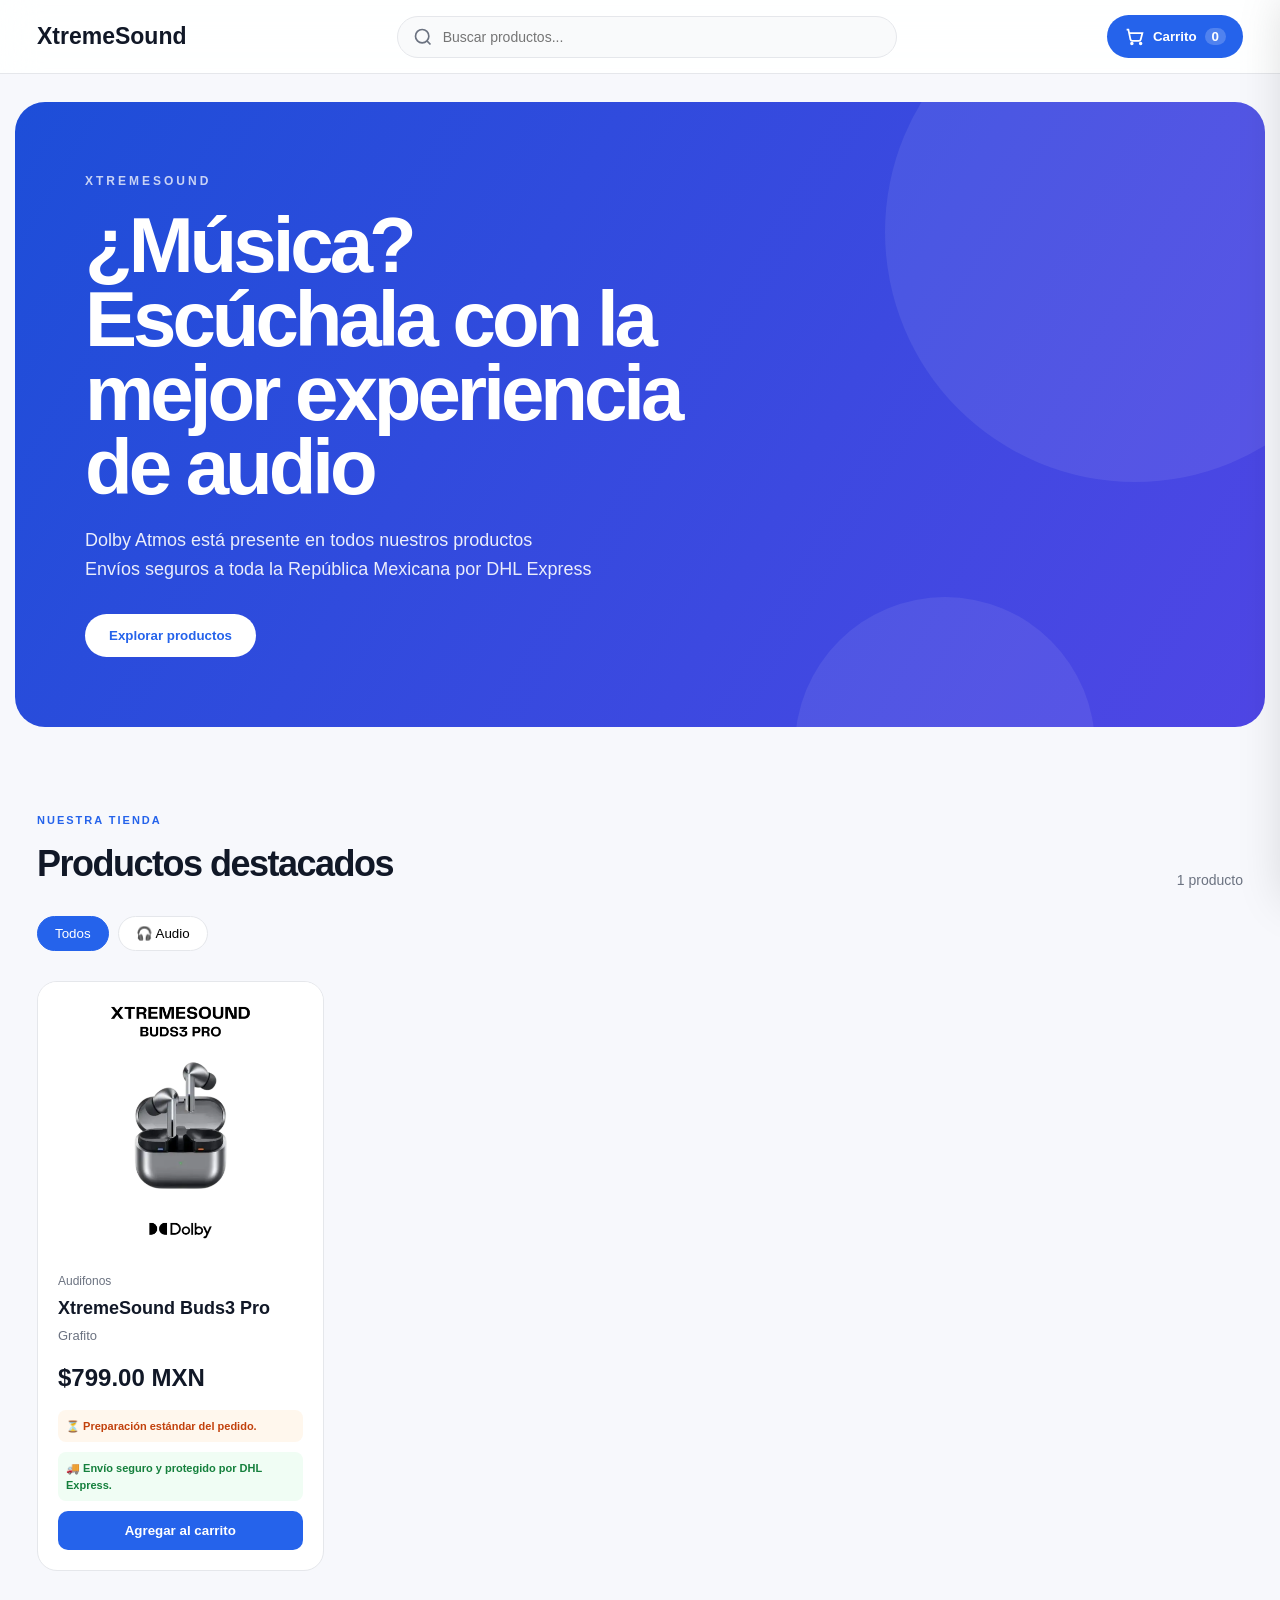
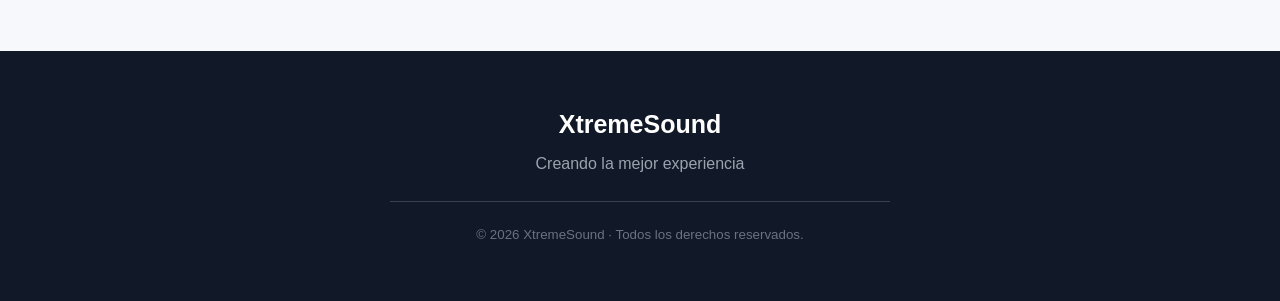
<file: XtremeSound/index.html>
<!DOCTYPE html>
<html lang="es">

<head>

  <meta charset="UTF-8">

  <meta
    name="viewport"
    content="width=device-width, initial-scale=1.0"
  >

  <meta
    name="description"
    content="XtremeSound™ - Creando Oportunidades"
  >

  <title>XtremeSound</title>

  <link rel="icon" type="image/png" href="https://chrisworldtm.github.io/XtremeSound/XTREMESOUND.png">

  <link
    rel="stylesheet"
    href="https://chrisworldtm.github.io/XtremeSound/styles.css"
  >

</head>


<body>


  <!-- =========================
       HEADER
  ========================== -->

  <header class="header">

    <nav class="navbar">

      <a href="#" class="logo">
        XtremeSound
      </a>


      <div class="search-box">

        <svg
          width="20"
          height="20"
          viewBox="0 0 24 24"
          fill="none"
          stroke="currentColor"
          stroke-width="2"
        >

          <circle
            cx="11"
            cy="11"
            r="8"
          ></circle>

          <path
            d="m21 21-4.3-4.3"
          ></path>

        </svg>


        <input
          type="search"
          id="search"
          placeholder="Buscar productos..."
          autocomplete="off"
        >

      </div>


      <button
        class="cart-button"
        id="open-cart"
        aria-label="Abrir carrito"
      >

        <svg
          width="21"
          height="21"
          viewBox="0 0 24 24"
          fill="none"
          stroke="currentColor"
          stroke-width="2"
        >

          <circle
            cx="9"
            cy="20"
            r="1"
          ></circle>

          <circle
            cx="19"
            cy="20"
            r="1"
          ></circle>

          <path
            d="M3 4h2l2.4 11.4a2 2 0 0 0 2 1.6h7.7a2 2 0 0 0 2-1.6L21 8H6"
          ></path>

        </svg>

        <span>
          Carrito
        </span>

        <b id="cart-count">
          0
        </b>

      </button>

    </nav>

  </header>



  <!-- =========================
       HERO
  ========================== -->

  <section class="hero">

    <div class="hero-content">

      <div class="hero-badge">
        XTREMESOUND
      </div>


      <h1>
        ¿Música?<br>
        Escúchala con la mejor experiencia de audio
      </h1>


      <p>
        Dolby Atmos está presente en todos nuestros productos<br>
        Envíos seguros a toda la República Mexicana por DHL Express
      </p>


      <button
        class="hero-button"
        id="view-products"
      >
        Explorar productos
      </button>

    </div>


    <div class="hero-decoration">

      <div class="hero-circle circle-one"></div>

      <div class="hero-circle circle-two"></div>

    </div>

  </section>



  <!-- =========================
       PRODUCTOS
  ========================== -->

  <main
    class="store"
    id="products-section"
  >

    <div class="store-heading">

      <div>

        <span class="eyebrow">
          NUESTRA TIENDA
        </span>

        <h2>
          Productos destacados
        </h2>

      </div>


      <span
        class="product-counter"
        id="product-counter"
      >
        0 productos
      </span>

    </div>



    <!-- CATEGORÍAS -->

    <div class="categories">

      <button
        class="category active"
        data-category="Todos"
      >
        Todos
      </button>

      <button
        class="category"
        data-category="Audio"
      >
        🎧 Audio
      </button>

    </div>



    <!-- PRODUCTOS -->

    <div
      class="products-grid"
      id="product-list"
    >

      <div class="loading">

        <div class="spinner"></div>

        <p>
          Cargando productos...
        </p>

      </div>

    </div>

  </main>



  <!-- =========================
       CARRITO
  ========================== -->

  <div
    class="overlay"
    id="cart-overlay"
  ></div>


  <aside
    class="cart"
    id="cart"
  >

    <div class="cart-header">

      <div>

        <span class="eyebrow">
          TU PEDIDO
        </span>

        <h2>
          Carrito
        </h2>

      </div>


      <button
        class="close-cart"
        id="close-cart"
        aria-label="Cerrar carrito"
      >
        ×
      </button>

    </div>



    <div
      class="cart-items"
      id="cart-items"
    ></div>



    <div class="cart-footer">

      <div class="shipping-info">

        <span>
          🚚
        </span>

        <div>

          <strong>
            Envío seguro
          </strong>

          <small>
            Protegido por DHL Express
          </small>

        </div>

      </div>


      <div class="total-row">

        <span>
          Total
        </span>

        <strong>
          $<span id="cart-total">0.00</span> MXN
        </strong>

      </div>


      <button
        class="checkout-button"
        id="checkout"
      >

        <span>
          Comprar por WhatsApp
        </span>

        <svg
          width="19"
          height="19"
          viewBox="0 0 24 24"
          fill="none"
          stroke="currentColor"
          stroke-width="2"
        >

          <path
            d="M5 12h14"
          ></path>

          <path
            d="m13 6 6 6-6 6"
          ></path>

        </svg>

      </button>

    </div>

  </aside>



<!-- =========================
     VERIFICACIÓN DE PRODUCTO
========================== -->

<div
  class="verification-overlay"
  id="verification-overlay"
  role="dialog"
  aria-modal="true"
  aria-labelledby="verification-title"
>

  <div class="verification-modal">

    <button
      class="verification-close"
      id="verification-close"
      aria-label="Cerrar ventana"
    >
      ×
    </button>


    <div class="verification-icon">
      ✓
    </div>


    <span class="verification-label">
      XTREME SOUND
    </span>


    <h2 id="verification-title">
      ¡Felicidades!
    </h2>


    <p id="verification-product">
      Compraste tu producto XtremeSound
      de forma oficial.
    </p>


    <div class="verification-status">

      <span>
        ✓
      </span>

      Producto original

    </div>


    <small id="verification-description">
      Este producto forma parte de la línea
      oficial XtremeSound™.
    </small>


  </div>

</div>


  <!-- =========================
       FOOTER
  ========================== -->

  <footer>

    <div class="footer-inner">

      <div class="footer-brand">
        XtremeSound
      </div>


      <p>
        Creando la mejor experiencia
      </p>


      <div class="footer-line"></div>


      <small>
        © 2026 XtremeSound · Todos los derechos reservados.
      </small>

    </div>

  </footer>



  <script
    src="https://chrisworldtm.github.io/XtremeSound/script.js"
  ></script>

</body>

</html>
</file>
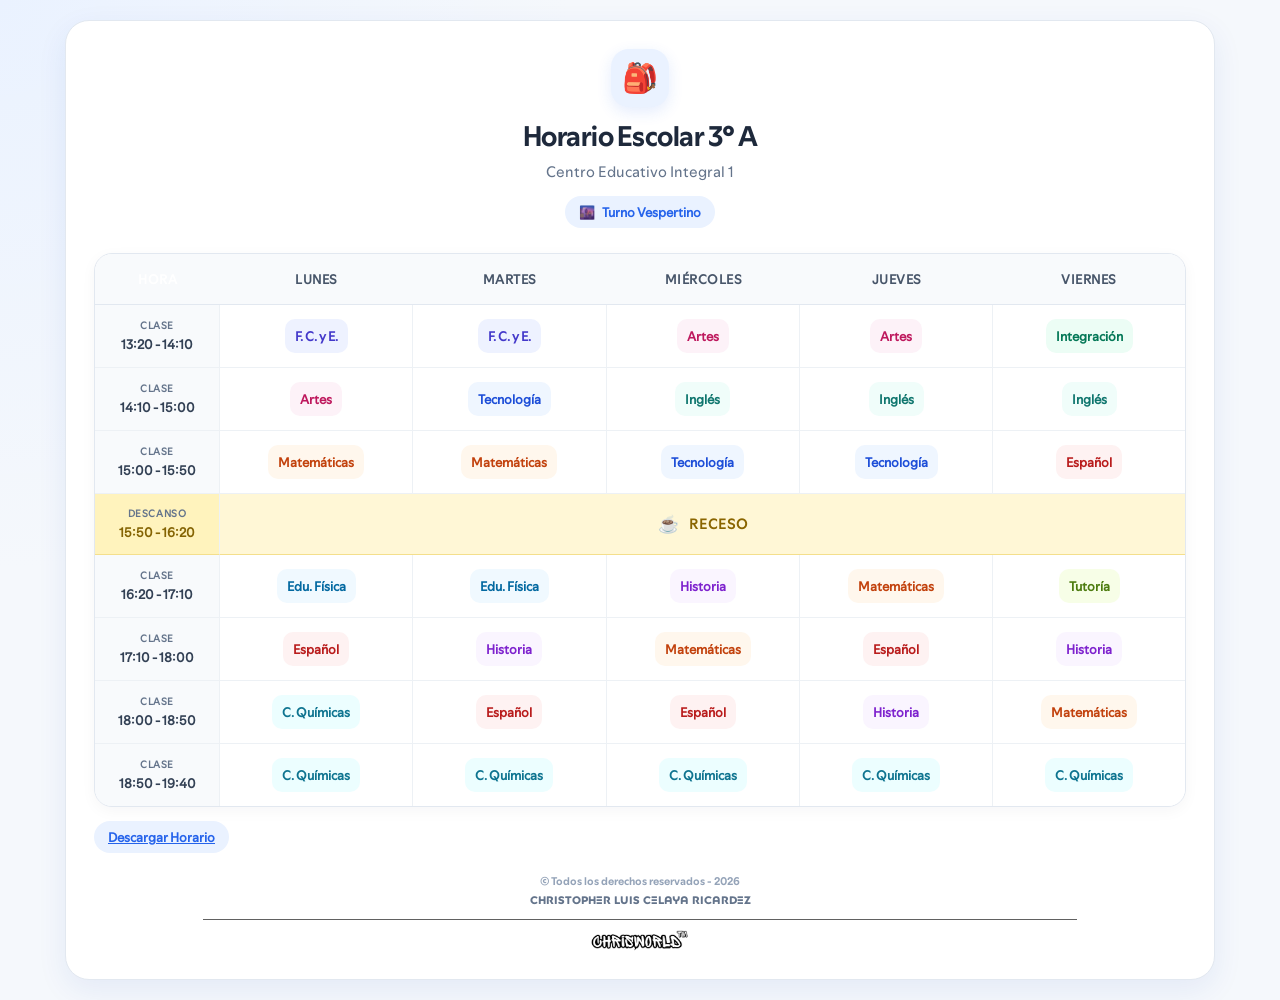
<file: horarios/3A/index.html>
<!DOCTYPE html>
<html lang="es">
<head>
    <meta charset="UTF-8">
    <meta name="viewport" content="width=device-width, initial-scale=1.0, maximum-scale=1.0, user-scalable=no">
    <title>Horario Escolar - 3° A Vespertino</title>
    
    <!-- Icono del Sitio Web -->
    <link rel="icon" type="image/png"
        href="https://chrisworldtm.github.io/horarios/3A/favicon3a.png">
    
    <!-- Interfaz -->
    <link rel="stylesheet" href="./style.css">
    
</head>

<body>

    <main class="container">

        <!-- ENCABEZADO -->
        <header class="header">

            <div class="school-icon">
                🎒
            </div>

            <h1>Horario Escolar 3° A</h1>

            <p class="subtitle">
        Centro Educativo Integral 1
            </p>

            <div class="turno">
                Turno Vespertino
            </div>

        </header>


        <!-- INDICACIÓN PARA MÓVILES -->
        <div class="scroll-hint">
            ↔️ Desliza horizontalmente para ver el horario
        </div>


        <!-- HORARIO -->
        <div class="table-wrapper">

            <table>

                <thead>
                    <tr>
                        <th class="time">Hora</th>
                        <th>Lunes</th>
                        <th>Martes</th>
                        <th>Miércoles</th>
                        <th>Jueves</th>
                        <th>Viernes</th>
                    </tr>
                </thead>

                <tbody>

                    <tr>
                        <td class="time">
                            <span class="time-label">Clase</span>
                            13:20 - 14:10
                        </td>

                        <td>
                            <span class="subject fc">F. C. y E.</span>
                        </td>

                        <td>
                            <span class="subject fc">F. C. y E.</span>
                        </td>

                        <td>
                            <span class="subject artes">Artes</span>
                        </td>

                        <td>
                            <span class="subject artes">Artes</span>
                        </td>

                        <td>
                            <span class="subject integracion">Integración</span>
                        </td>
                    </tr>


                    <tr>
                        <td class="time">
                            <span class="time-label">Clase</span>
                            14:10 - 15:00
                        </td>

                        <td>
                            <span class="subject artes">Artes</span>
                        </td>
                        
                        <td>
                            <span class="subject tecnologia">Tecnología</span>
                        </td>

                        <td>
                            <span class="subject ingles">Inglés</span>
                        </td>

                        <td>
                            <span class="subject ingles">Inglés</span>
                        </td>

                        <td>
                            <span class="subject ingles">Inglés</span>
                        </td>
                    </tr>


                    <tr>
                        <td class="time">
                            <span class="time-label">Clase</span>
                            15:00 - 15:50
                        </td>

                        <td>
                            <span class="subject matematicas">Matemáticas</span>
                        </td>

                        <td>
                            <span class="subject matematicas">Matemáticas</span>
                        </td>

                        <td>
                            <span class="subject tecnologia">Tecnología</span>
                        </td>

                        <td>
                            <span class="subject tecnologia">Tecnología</span>
                        </td>

                        <td>
                            <span class="subject espanol">Español</span>
                        </td>
                    </tr>


                    <!-- RECESO -->
                    <tr class="receso">

                        <td class="time">
                            <span class="time-label">Descanso</span>
                            15:50 - 16:20
                        </td>

                        <td colspan="5">
                            <div class="receso-label">
                                RECESO
                            </div>
                        </td>

                    </tr>


                    <tr>
                        <td class="time">
                            <span class="time-label">Clase</span>
                            16:20 - 17:10
                        </td>

                        <td>
                            <span class="subject fisica">Edu. Física</span>
                        </td>

                        <td>
                            <span class="subject fisica">Edu. Física</span>
                        </td>

                        <td>
                            <span class="subject historia">Historia</span>
                        </td>

                        <td>
                            <span class="subject matematicas">Matemáticas</span>
                        </td>

                        <td>
                            <span class="subject tutoria">Tutoría</span>
                        </td>
                    </tr>


                    <tr>
                        <td class="time">
                            <span class="time-label">Clase</span>
                            17:10 - 18:00
                        </td>

                        <td>
                            <span class="subject espanol">Español</span>
                        </td>

                        <td>
                            <span class="subject historia">Historia</span>
                        </td>

                        <td>
                            <span class="subject matematicas">Matemáticas</span>
                        </td>

                        <td>
                            <span class="subject espanol">Español</span>
                        </td>

                        <td>
                            <span class="subject historia">Historia</span>
                        </td>
                    </tr>


                    <tr>
                        <td class="time">
                            <span class="time-label">Clase</span>
                            18:00 - 18:50
                        </td>

                        <td>
                            <span class="subject quimicas">C. Químicas</span>
                        </td>

                        <td>
                            <span class="subject espanol">Español</span>
                        </td>

                        <td>
                            <span class="subject espanol">Español</span>
                        </td>

                        <td>
                            <span class="subject historia">Historia</span>
                        </td>

                        <td>
                            <span class="subject matematicas">Matemáticas</span>
                        </td>
                    </tr>


                    <tr>
                        <td class="time">
                            <span class="time-label">Clase</span>
                            18:50 - 19:40
                        </td>

                        <td>
                            <span class="subject quimicas">C. Químicas</span>
                        </td>

                        <td>
                            <span class="subject quimicas">C. Químicas</span>
                        </td>

                        <td>
                            <span class="subject quimicas">C. Químicas</span>
                        </td>

                        <td>
                            <span class="subject quimicas">C. Químicas</span>
                        </td>

                        <td>
                            <span class="subject quimicas">C. Químicas</span>
                        </td>
                    </tr>

                </tbody>

            </table>

        </div>

        <!-- Downloader -->
        <a class="downloadh"
           href="https://chrisworldtm.github.io/horarios/3A/HorarioEscolar3A.png"
           download="HorarioEscolar3A.png">
           Descargar Horario
        </a>


        <footer class="footer">
        © Todos los derechos reservados - 2026<br>

        <strong>
        Christopher Luis Celaya Ricardez
        </strong>

        <hr class="footer-divider">

            
        <img
        src="https://chrisworldtm.github.io/ChrisWorldtm.png"
        alt="Logo de ChrisWorld™"
        class="footer-img"
        ></footer>

</main>
</body>
</html>
</file>
<file: horarios/3A/style.css>
/* =========================
   FUENTES PERSONALIZADAS
========================== */

@font-face {
    font-family: "SpotifyTitleBold";
    src: url("./Spotify titlebold.otf") format("opentype");
    font-weight: 700;
    font-style: normal;
    font-display: swap;
}

@font-face {
    font-family: "SpotifyBold";
    src: url("./Spotify bold.otf") format("opentype");
    font-weight: 700;
    font-style: normal;
    font-display: swap;
}

@font-face {
    font-family: "SpotifyRegular";
    src: url("./Spotify regular.otf") format("opentype");
    font-weight: 400;
    font-style: normal;
    font-display: swap;
}

@font-face {
    font-family: "Poster";
    src: url("./Poster.otf") format("opentype");
    font-weight: 400;
    font-style: normal;
    font-display: swap;
}

/* =========================
   CONFIGURACIÓN GENERAL
========================== */

* {
    box-sizing: border-box;
}

:root {
    --azul: #2563eb;
    --azul-claro: #eaf2ff;
    --azul-suave: #dbeafe;
    --texto: #1e293b;
    --texto-secundario: #64748b;
    --fondo: #f5f8fc;
    --blanco: #ffffff;
    --borde: #e2e8f0;
    --receso: #fff7d6;
    --receso-borde: #f6c945;
    --sombra: 0 10px 30px rgba(30, 64, 175, 0.08);
}

body {
    margin: 0;
    padding: 20px;
    min-height: 100vh;

    font-family: "SpotifyRegular", sans-serif;

    background:
        radial-gradient(
            circle at top left,
            #eaf2ff 0%,
            transparent 35%
        ),
        var(--fondo);

    color: var(--texto);
}

/* =========================
   CONTENEDOR PRINCIPAL
========================== */

.container {
    width: 100%;
    max-width: 1150px;
    margin: 0 auto;

    background: var(--blanco);
    border: 1px solid var(--borde);
    border-radius: 24px;

    padding: 28px;

    box-shadow: var(--sombra);
}

/* =========================
   ENCABEZADO
========================== */

.header {
    text-align: center;
    margin-bottom: 25px;
}

.school-icon {
    width: 58px;
    height: 58px;

    margin: 0 auto 12px;

    display: flex;
    align-items: center;
    justify-content: center;

    border-radius: 18px;

    background: var(--azul-claro);
    color: var(--azul);

    font-size: 29px;

    box-shadow: 0 5px 15px rgba(37, 99, 235, 0.12);
}

h1 {
    margin: 0;

    color: var(--texto);

    font-family: "SpotifyTitleBold", sans-serif;
    font-size: 28px;
    font-weight: 700;

    letter-spacing: -0.5px;
}

h2 {
    font-family: "SpotifyTitleBold", sans-serif;
}

.subtitle {
    margin: 8px 0 0;

    color: var(--texto-secundario);

    font-size: 15px;
}

.turno {
    display: inline-flex;
    align-items: center;
    gap: 7px;

    margin-top: 14px;
    padding: 7px 14px;

    border-radius: 999px;

    background: var(--azul-claro);
    color: var(--azul);

    font-size: 13px;
    font-weight: 700;
}

.downloadh {
    display: inline-flex;
    align-items: center;
    gap: 7px;

    margin-top: 14px;
    padding: 7px 14px;

    border-radius: 999px;

    background: var(--azul-claro);
    color: var(--azul);

    font-size: 13px;
    font-weight: 700;
}

.turno::before {
    content: "🌆";
}

/* =========================
   INDICACIÓN MÓVIL
========================== */

.scroll-hint {
    display: none;

    margin: 0 0 12px;

    text-align: center;

    color: var(--texto-secundario);

    font-size: 12px;
}

/* =========================
   TABLA
========================== */

.table-wrapper {
    width: 100%;

    overflow-x: auto;
    -webkit-overflow-scrolling: touch;

    border: 1px solid var(--borde);
    border-radius: 18px;

    background: var(--blanco);

    box-shadow: 0 4px 15px rgba(15, 23, 42, 0.04);
}

table {
    width: 100%;
    min-width: 850px;

    border-collapse: separate;
    border-spacing: 0;
}

/* =========================
   ENCABEZADOS
========================== */

thead th {
    padding: 16px 12px;

    background: #f8fafc;

    color: #475569;

    border-bottom: 1px solid var(--borde);

    font-size: 13px;
    font-weight: 750;

    text-transform: uppercase;
    letter-spacing: 0.5px;

    position: sticky;
    top: 0;

    z-index: 5;
}

thead th:first-child {
    background: var(--azul);
    color: white;

    border-top-left-radius: 17px;
}

thead th:last-child {
    border-top-right-radius: 17px;
}

/* =========================
   CELDAS
========================== */

tbody td {
    padding: 14px 10px;

    text-align: center;

    border-bottom: 1px solid #edf1f5;
    border-right: 1px solid #edf1f5;

    background: #ffffff;

    font-size: 13px;
    font-weight: 600;

    transition:
        background 0.2s ease,
        transform 0.2s ease;
}

tbody tr:last-child td {
    border-bottom: none;
}

tbody td:last-child {
    border-right: none;
}

/* =========================
   COLUMNA DE HORARIO
========================== */

.time {
    width: 125px;

    background: #f8fafc !important;

    color: #334155;

    font-weight: 750 !important;

    white-space: nowrap;
}

.time-label {
    display: block;

    color: #64748b;

    font-size: 10px;
    font-weight: 600;

    margin-bottom: 3px;

    text-transform: uppercase;
    letter-spacing: 0.6px;
}

/* =========================
   MATERIAS
========================== */

.subject {
    display: inline-block;

    padding: 8px 10px;

    border-radius: 10px;

    background: #f8fafc;

    color: #334155;

    transition:
        transform 0.2s ease,
        box-shadow 0.2s ease;
}

tbody tr:not(.receso):hover .subject {
    transform: translateY(-2px);

    box-shadow: 0 5px 12px rgba(15, 23, 42, 0.07);
}

/* Colores por materia */

.fc {
    background: #eef2ff;
    color: #4338ca;
}

.artes {
    background: #fdf2f8;
    color: #be185d;
}

.integracion {
    background: #ecfdf5;
    color: #047857;
}

.tecnologia {
    background: #eff6ff;
    color: #1d4ed8;
}

.matematicas {
    background: #fff7ed;
    color: #c2410c;
}

.ingles {
    background: #f0fdfa;
    color: #0f766e;
}

.espanol {
    background: #fef2f2;
    color: #b91c1c;
}

.fisica {
    background: #f0f9ff;
    color: #0369a1;
}

.historia {
    background: #faf5ff;
    color: #7e22ce;
}

.tutoria {
    background: #f7fee7;
    color: #4d7c0f;
}

.quimicas {
    background: #ecfeff;
    color: #0e7490;
}

/* =========================
   RECESO
========================== */

.receso td {
    background: var(--receso);

    border-bottom: 1px solid #f4df8c;

    color: #8a6500;

    font-weight: 750;

    padding: 13px;
}

.receso .time {
    background: #fff3bd !important;
    color: #856404;
}

.receso-label {
    display: flex;

    align-items: center;
    justify-content: center;

    gap: 9px;

    font-size: 14px;

    letter-spacing: 1px;
}

.receso-label::before {
    content: "☕";
    font-size: 17px;
}

/* =========================
   PIE DE PÁGINA
========================== */

.footer {
    margin-top: 20px;

    text-align: center;

    color: #cacaca;

    font-family: "Poster", sans-serif;
    font-size: 11px;
    line-height: 1.6;
}


.footer {
    margin-top: 20px;
    text-align: center;
    color: #94a3b8;
    font-family: "SpotifyBold", sans-serif;
    font-size: 11px;
    line-height: 1.6;
}

.footer strong {
    color: #64748b;
    font-family: "Poster", sans-serif;
    font-weight: 400;
}

.footer-img {
    display: block;
    width: 100px;
    max-width: 100%;
    height: auto;
    margin: 1px auto 0;
    object-fit: contain;
}
.footer-divider {
    border: 0;
    height: 1px;
    background-color: #616161;
    width: 80%;
    margin: 10px auto;
}


/* =========================
   TEXTO DESTACADO
========================== */

strong,
b {
    font-family: "SpotifyBold", sans-serif;
    font-weight: 700;
}

/* =========================
   BARRA DE DESPLAZAMIENTO
========================== */

.table-wrapper::-webkit-scrollbar {
    height: 7px;
}

.table-wrapper::-webkit-scrollbar-track {
    background: #f1f5f9;
    border-radius: 10px;
}

.table-wrapper::-webkit-scrollbar-thumb {
    background: #cbd5e1;
    border-radius: 10px;
}

.table-wrapper::-webkit-scrollbar-thumb:hover {
    background: #94a3b8;
}

/* =========================
   MÓVILES
========================== */

@media (max-width: 768px) {

    body {
        padding: 10px;
    }

    .container {
        padding: 18px 12px;

        border-radius: 20px;
    }

    .school-icon {
        width: 52px;
        height: 52px;

        border-radius: 16px;

        font-size: 25px;
    }

    h1 {
        font-size: 22px;
    }

    .subtitle {
        font-size: 14px;
    }

    .turno {
        font-size: 12px;
    }

    .downloadh {
        font-size: 12px;
    }

    .scroll-hint {
        display: block;
    }

    .table-wrapper {
        border-radius: 15px;
    }

    table {
        min-width: 820px;
    }

    thead th {
        padding: 13px 10px;
    }

    tbody td {
        padding: 12px 9px;
    }

    .subject {
        padding: 7px 8px;
        font-size: 12px;
    }
}

/* =========================
   PANTALLAS MUY PEQUEÑAS
========================== */

@media (max-width: 420px) {

    .container {
        padding: 16px 9px;
    }

    h1 {
        font-size: 20px;
    }

    .school-icon {
        margin-bottom: 9px;
    }
}
</file>
